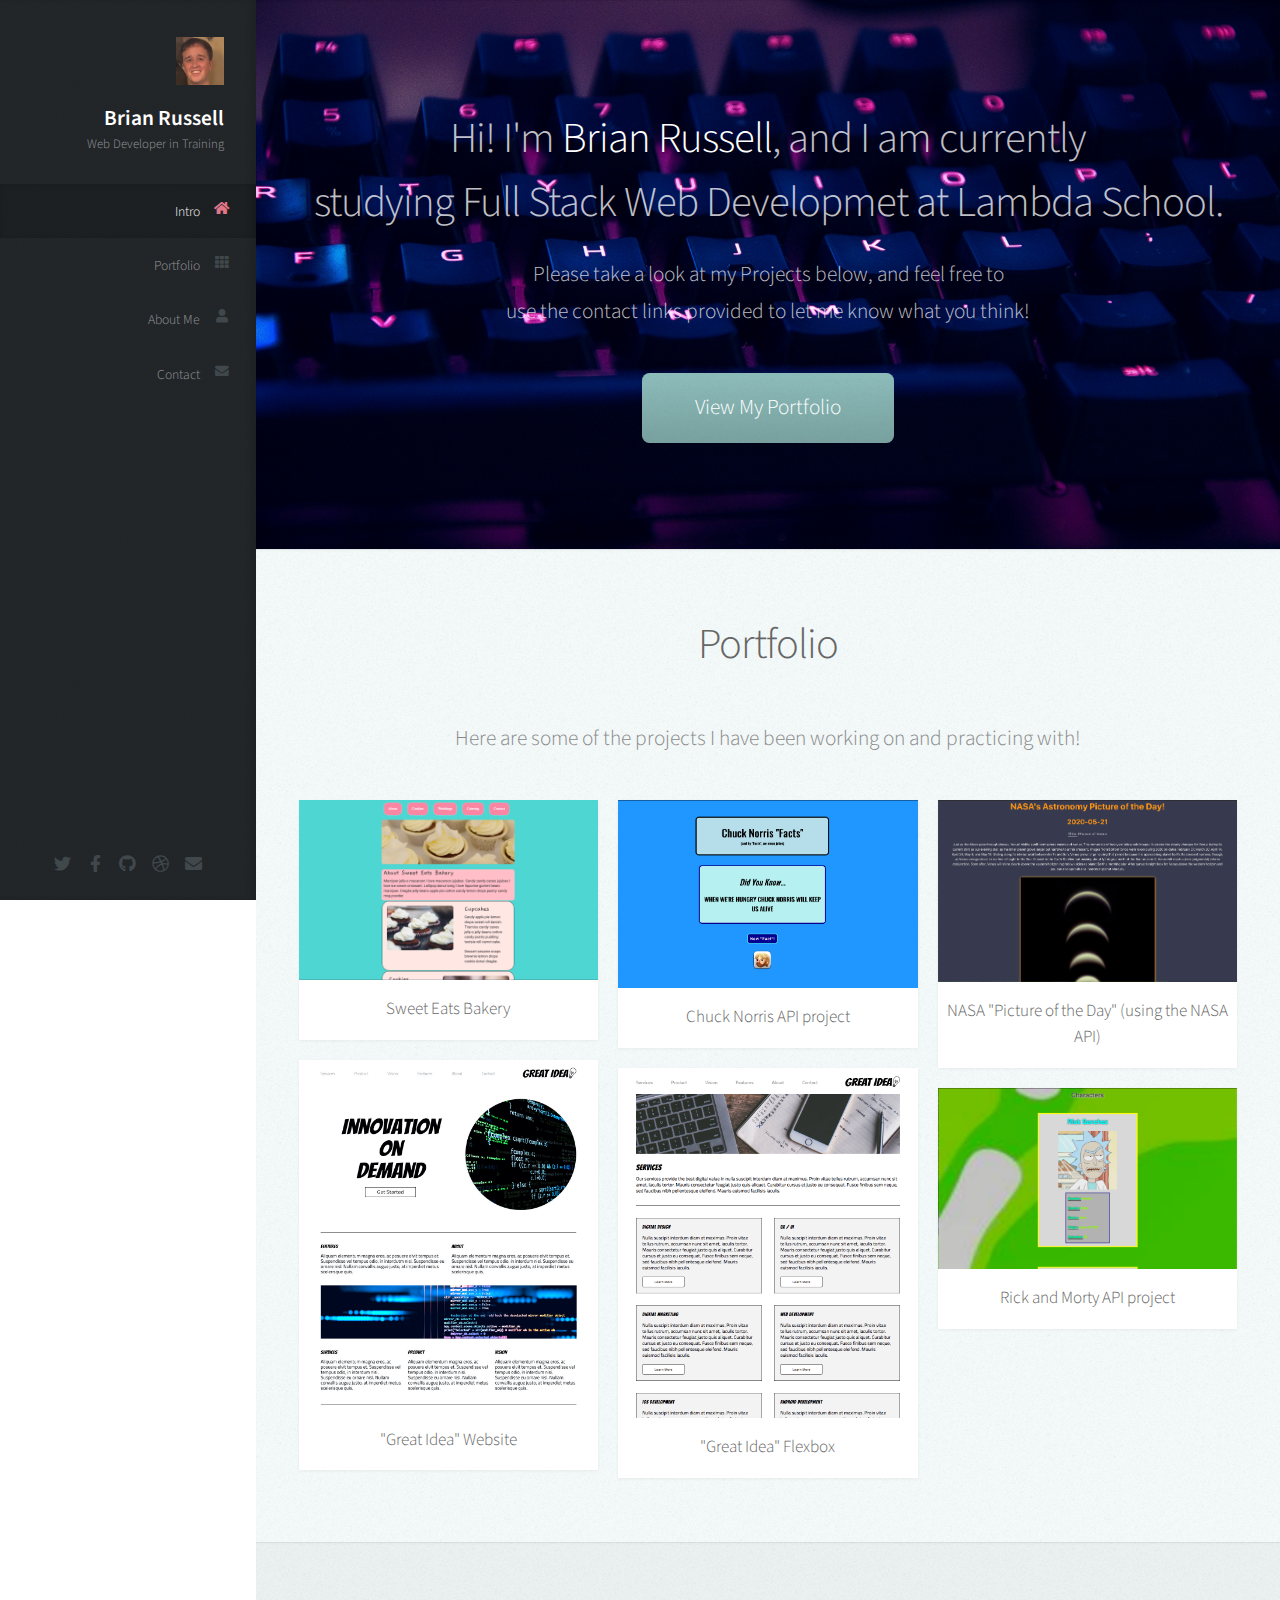
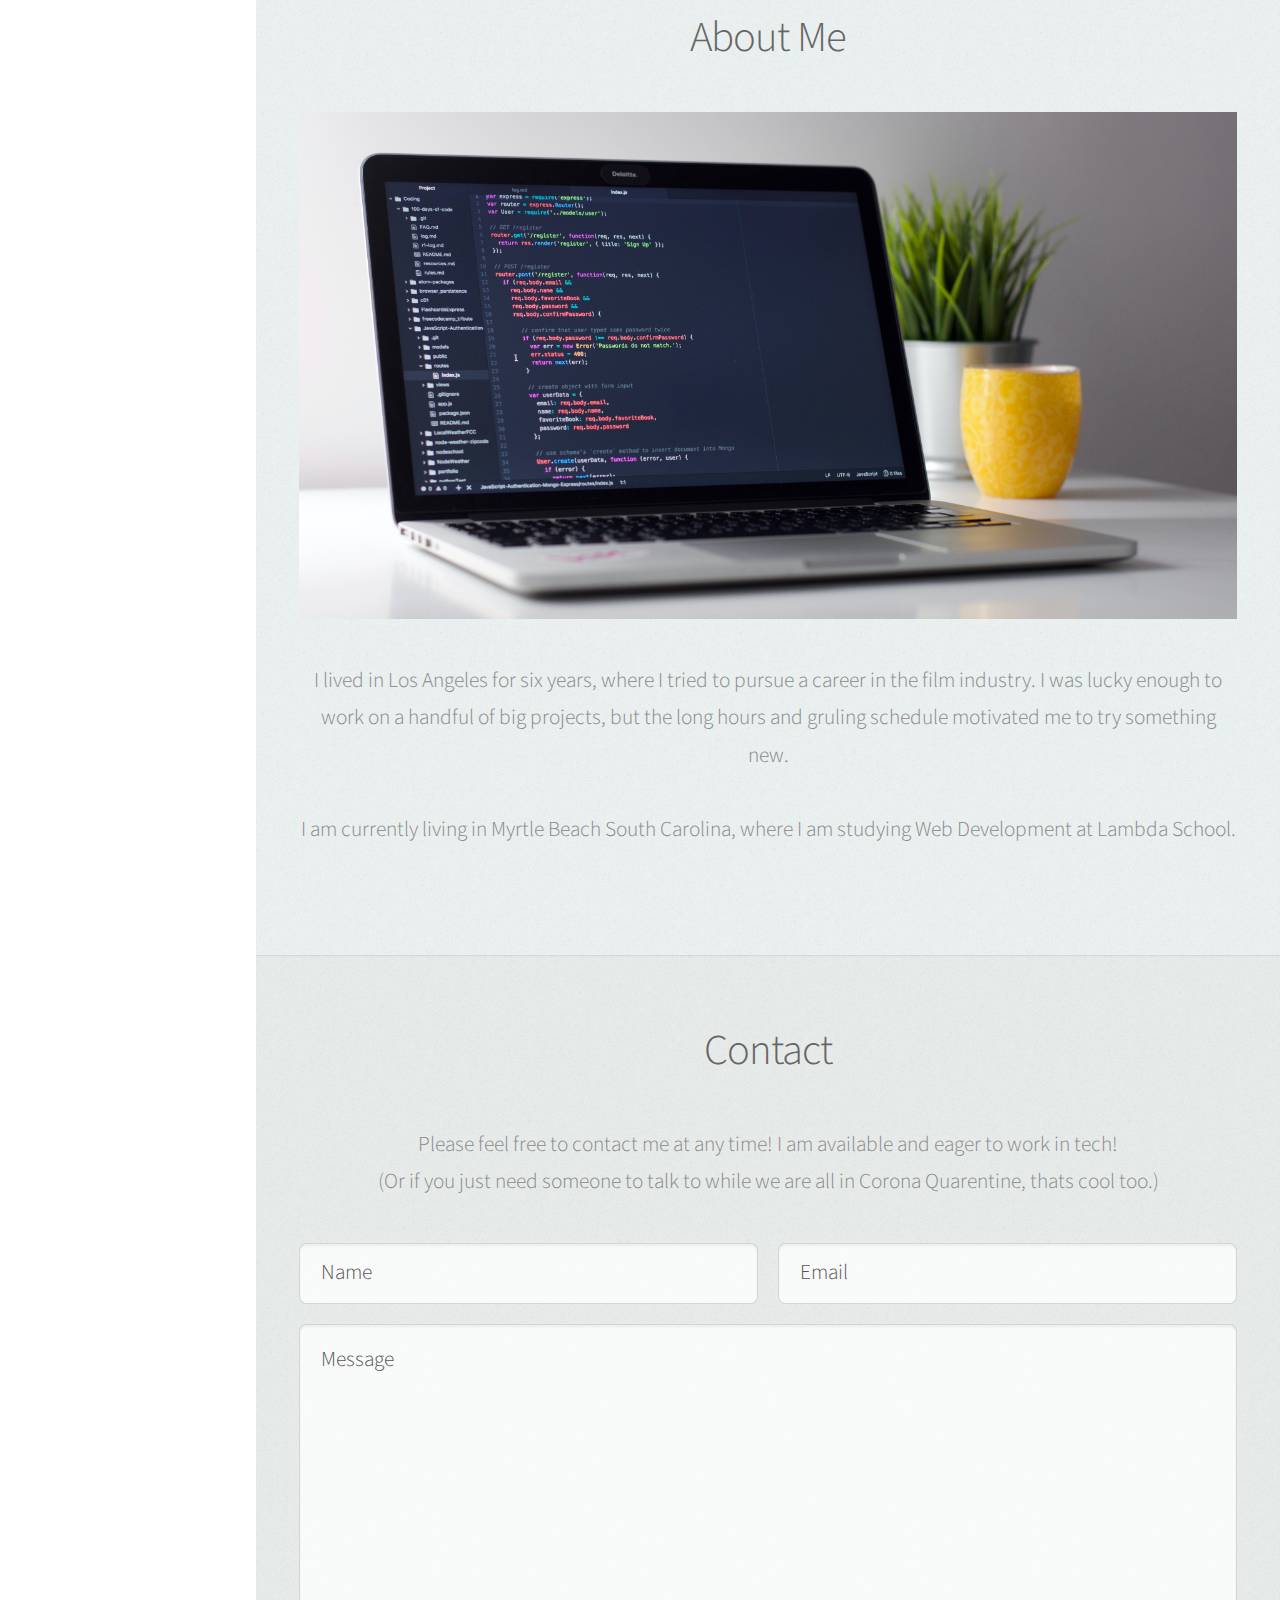
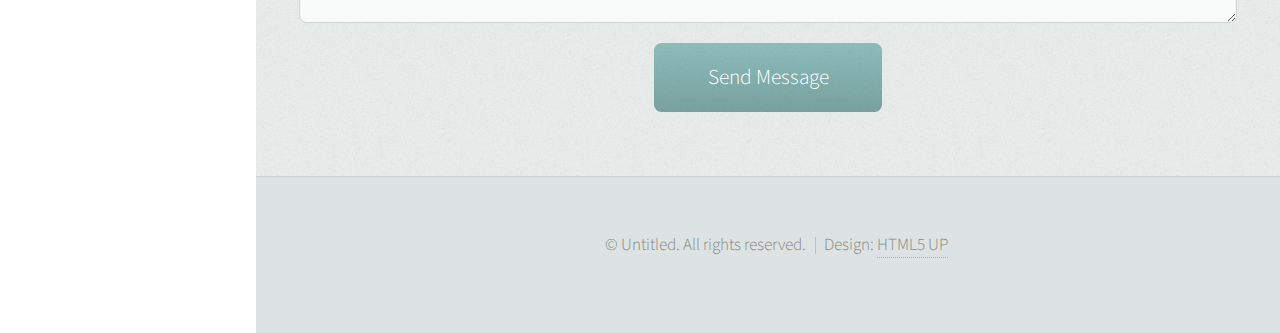
<file: docs/index.html>
<!DOCTYPE HTML>
<!--
	Prologue by HTML5 UP
	html5up.net | @ajlkn
	Free for personal and commercial use under the CCA 3.0 license (html5up.net/license)
-->
<html>
	<head>
		<title>Brian Russell's Portfolio</title>
		<meta charset="utf-8" />
		<meta name="viewport" content="width=device-width, initial-scale=1, user-scalable=no" />
		<link rel="stylesheet" href="assets/css/main.css" />
	</head>
	<body class="is-preload">

		<!-- Header -->
			<div id="header">

				<div class="top">

					<!-- Logo -->
						<div id="logo">
							<span class="image avatar48"><img src="images/Me.jpeg" alt="Author's portrait" /></span>
							<h1 id="title">Brian Russell</h1>
							<p>Web Developer in Training</p>
						</div>

					<!-- Nav -->
						<nav id="nav">
							<ul>
								<li><a href="#top" id="top-link"><span class="icon solid fa-home">Intro</span></a></li>
								<li><a href="#portfolio" id="portfolio-link"><span class="icon solid fa-th">Portfolio</span></a></li>
								<li><a href="#about" id="about-link"><span class="icon solid fa-user">About Me</span></a></li>
								<li><a href="#contact" id="contact-link"><span class="icon solid fa-envelope">Contact</span></a></li>
							</ul>
						</nav>

				</div>

				<div class="bottom">

					<!-- Social Icons -->
						<ul class="icons">
							<li><a href="https://twitter.com/LambdaSchool" class="icon brands fa-twitter"><span class="label">Twitter</span></a></li>
							<li><a href="#" class="icon brands fa-facebook-f"><span class="label">Facebook</span></a></li>
							<li><a href="https://github.com/Mr-Russell" class="icon brands fa-github"><span class="label">Github</span></a></li>
							<li><a href="#" class="icon brands fa-dribbble"><span class="label">Dribbble</span></a></li>
							<li><a href="mailto:brian_russell@hotmail.com" class="icon solid fa-envelope"><span class="label">Email</span></a></li>
						</ul>

				</div>

			</div>

		<!-- Main -->
			<div id="main">

				<!-- Intro -->
					<section id="top" class="one dark cover">
						<div class="container">

							<header>
								<h2 class="alt">Hi! I'm <strong>Brian Russell</strong>, and I am currently<br />
								studying Full Stack Web Developmet at Lambda School.</h2>
								<p>Please take a look at my Projects below, and feel free to<br />
								use the contact links provided to let me know what you think!</p>
							</header>

							<footer>
								<a href="#portfolio" class="button scrolly">View My Portfolio</a>
							</footer>

						</div>
					</section>

				<!-- Portfolio -->
					<section id="portfolio" class="two">
						<div class="container">

							<header>
								<h2>Portfolio</h2>
							</header>

							<p>Here are some of the projects I have been working on and practicing with!</p>

							<div class="row">
								<div class="col-4 col-12-mobile">
									<article class="item">
										<a href="https://codepen.io/mr-russell/pen/qBdpXBm" class="image fit"><img src="images/sweet-eats.png" alt="Sweet Eats Bakery Screenshot" /></a>
										<header>
											<h3>Sweet Eats Bakery</h3>
										</header>
									</article>
									<article class="item">
										<a href="https://github.com/Mr-Russell/User-Interface" class="image fit"><img src="images/great-idea.jpg" alt="Screenshot of a Website Titled Great Idea" /></a>
										<header>
											<h3>"Great Idea" Website</h3>
										</header>
									</article>
								</div>
								<div class="col-4 col-12-mobile">
									<article class="item">
										<a href="https://chuck-norris.now.sh/" class="image fit"><img src="images/chuck-norris.png" alt="The one and only Chuck Norris" /></a>
										<header>
											<h3>Chuck Norris API project</h3>
										</header>
									</article>
									<article class="item">
										<a href="https://github.com/Mr-Russell/UI-III-Flexbox" class="image fit"><img src="images/Lambda-services.png" alt="Screenshot of the Services Page for a Website Titled Great Idea" /></a>
										<header>
											<h3>"Great Idea" Flexbox</h3>
										</header>
									</article>
								</div>
								<div class="col-4 col-12-mobile">
									<article class="item">
										<a href="https://nasa-photo-api.now.sh/" class="image fit"><img src="images/nasa-potd.png" alt="Astonomy Picture of the Day" /></a>
										<header>
											<h3>NASA "Picture of the Day" (using the NASA API)</h3>
										</header>
									</article>
									<article class="item">
										<a href="https://wubalubadubdub.now.sh/" class="image fit"><img src="images/rick-morty.png" alt="Rick and Morty" /></a>
										<header>
											<h3>Rick and Morty API project</h3>
										</header>
									</article>
								</div>
							</div>

						</div>
					</section>

				<!-- About Me -->
					<section id="about" class="three">
						<div class="container">

							<header>
								<h2>About Me</h2>
							</header>

							<a href="#" class="image featured"><img src="images/laptop-code.jpg" alt="Two Shells on a Beach" /></a>

							<p>I lived in Los Angeles for six years, where I tried to pursue a career in the film industry. I was lucky enough to work on a handful of big projects, but the long hours and gruling schedule motivated me to try something new. <br /><br /> I am currently living in Myrtle Beach South Carolina, where I am studying Web Development at Lambda School.</p>

						</div>
					</section>

				<!-- Contact -->
					<section id="contact" class="four">
						<div class="container">

							<header>
								<h2>Contact</h2>
							</header>

							<p>Please feel free to contact me at any time! I am available and eager to work in tech!<br /> (Or if you just need someone to talk to while we are all in Corona Quarentine, thats cool too.)</p>

							<form method="post" action="#">
								<div class="row">
									<div class="col-6 col-12-mobile"><input type="text" name="name" placeholder="Name" /></div>
									<div class="col-6 col-12-mobile"><input type="text" name="email" placeholder="Email" /></div>
									<div class="col-12">
										<textarea name="message" placeholder="Message"></textarea>
									</div>
									<div class="col-12">
										<input type="submit" value="Send Message" />
									</div>
								</div>
							</form>

						</div>
					</section>

			</div>

		<!-- Footer -->
			<div id="footer">

				<!-- Copyright -->
					<ul class="copyright">
						<li>&copy; Untitled. All rights reserved.</li><li>Design: <a href="http://html5up.net">HTML5 UP</a></li>
					</ul>

			</div>

		<!-- Scripts -->
			<script src="assets/js/jquery.min.js"></script>
			<script src="assets/js/jquery.scrolly.min.js"></script>
			<script src="assets/js/jquery.scrollex.min.js"></script>
			<script src="assets/js/browser.min.js"></script>
			<script src="assets/js/breakpoints.min.js"></script>
			<script src="assets/js/util.js"></script>
			<script src="assets/js/main.js"></script>

	</body>
</html>
</file>
<file: docs/assets/css/main.css>
@import url("fontawesome-all.min.css");
@import url("https://fonts.googleapis.com/css?family=Source+Sans+Pro:300,300italic,400,600");

/*
	Prologue by HTML5 UP
	html5up.net | @ajlkn
	Free for personal and commercial use under the CCA 3.0 license (html5up.net/license)
*/

html, body, div, span, applet, object,
iframe, h1, h2, h3, h4, h5, h6, p, blockquote,
pre, a, abbr, acronym, address, big, cite,
code, del, dfn, em, img, ins, kbd, q, s, samp,
small, strike, strong, sub, sup, tt, var, b,
u, i, center, dl, dt, dd, ol, ul, li, fieldset,
form, label, legend, table, caption, tbody,
tfoot, thead, tr, th, td, article, aside,
canvas, details, embed, figure, figcaption,
footer, header, hgroup, menu, nav, output, ruby,
section, summary, time, mark, audio, video {
	margin: 0;
	padding: 0;
	border: 0;
	font-size: 100%;
	font: inherit;
	vertical-align: baseline;}

article, aside, details, figcaption, figure,
footer, header, hgroup, menu, nav, section {
	display: block;}

body {
	line-height: 1;
}

ol, ul {
	list-style: none;
}

blockquote, q {
	quotes: none;
}

	blockquote:before, blockquote:after, q:before, q:after {
		content: '';
		content: none;
	}

table {
	border-collapse: collapse;
	border-spacing: 0;
}

body {
	-webkit-text-size-adjust: none;
}

mark {
	background-color: transparent;
	color: inherit;
}

input::-moz-focus-inner {
	border: 0;
	padding: 0;
}

input, select, textarea {
	-moz-appearance: none;
	-webkit-appearance: none;
	-ms-appearance: none;
	appearance: none;
}

/* Basic */

	html {
		box-sizing: border-box;
	}

	*, *:before, *:after {
		box-sizing: inherit;
	}

	body {
		background: #fff;
		font-family: 'Source Sans Pro', sans-serif;
		font-size: 19pt;
		font-weight: 300;
		line-height: 1.75em;
		color: #888;
	}

		body.is-preload *, body.is-preload *:before, body.is-preload *:after {
			-moz-animation: none !important;
			-webkit-animation: none !important;
			-ms-animation: none !important;
			animation: none !important;
			-moz-transition: none !important;
			-webkit-transition: none !important;
			-ms-transition: none !important;
			transition: none !important;
		}

	input, textarea, select {
		font-family: 'Source Sans Pro', sans-serif;
		font-size: 19pt;
		font-weight: 300;
		line-height: 1.75em;
		color: #888;
	}

	h1, h2, h3, h4, h5, h6 {
		font-weight: 300;
		color: #666;
		line-height: 1.5em;
	}

	h1 a, h2 a, h3 a, h4 a, h5 a, h6 a {
		color: inherit;
		text-decoration: none;
	}

		h1 a strong, h2 a strong, h3 a strong, h4 a strong, h5 a strong, h6 a strong {
			color: #333;
		}

	h2 {
		font-size: 2em;
		letter-spacing: -1px;
	}

		h2.alt {
			color: palegreen;
		}

			h2.alt strong {
				color: forestgreen;
			}

	h3 {
		font-size: 1.5em;
	}

	header {
		margin: 0 0 2em 0;
	}

		header > p {
			margin: 1em 0 0 0;
		}

	footer {
		margin: 2em 0 0 0;
	}

	strong, b {
		font-weight: 300;
		color: #666;
	}

	em, i {
		font-style: italic;
	}

	a {
		text-decoration: none;
		color: inherit;
		border-bottom: dotted 1px rgba(128, 128, 128, 0.5);
		-moz-transition: color 0.35s ease-in-out, border-bottom-color 0.35s ease-in-out;
		-webkit-transition: color 0.35s ease-in-out, border-bottom-color 0.35s ease-in-out;
		-ms-transition: color 0.35s ease-in-out, border-bottom-color 0.35s ease-in-out;
		transition: color 0.35s ease-in-out, border-bottom-color 0.35s ease-in-out;
		outline: 0;
	}

		a:hover {
			color: #E27689;
			border-bottom-color: rgba(255, 255, 255, 0);
		}

	sub {
		position: relative;
		top: 0.5em;
		font-size: 0.8em;
	}

	sup {
		position: relative;
		top: -0.5em;
		font-size: 0.8em;
	}

	hr {
		border: 0;
		border-top: solid 1px #ddd;
	}

	blockquote {
		border-left: solid 0.5em #ddd;
		padding: 1em 0 1em 2em;
		font-style: italic;
	}

	p, ul, ol, dl, table {
		margin-bottom: 2em;
	}

	br.clear {
		clear: both;
	}

/* Container */

	.container {
		margin: 0 auto;
		max-width: 100%;
		width: 1400px;
	}

		@media screen and (min-width: 961px) and (max-width: 1880px) {

			.container {
				width: 1200px;
			}

		}

		@media screen and (min-width: 961px) and (max-width: 1620px) {

			.container {
				width: 960px;
			}

		}

		@media screen and (min-width: 961px) and (max-width: 1320px) {

			.container {
				width: 100%;
			}

		}

		@media screen and (max-width: 960px) {

			.container {
				width: 100%;
			}

		}

		@media screen and (max-width: 736px) {

			.container {
				width: 100%;
			}

		}

/* Row */

	.row {
		display: flex;
		flex-wrap: wrap;
		box-sizing: border-box;
		align-items: stretch;
	}

		.row > * {
			box-sizing: border-box;
		}

		.row.gtr-uniform > * > :last-child {
			margin-bottom: 0;
		}

		.row.aln-left {
			justify-content: flex-start;
		}

		.row.aln-center {
			justify-content: center;
		}

		.row.aln-right {
			justify-content: flex-end;
		}

		.row.aln-top {
			align-items: flex-start;
		}

		.row.aln-middle {
			align-items: center;
		}

		.row.aln-bottom {
			align-items: flex-end;
		}

		.row > .imp {
			order: -1;
		}

		.row > .col-1 {
			width: 8.33333%;
		}

		.row > .off-1 {
			margin-left: 8.33333%;
		}

		.row > .col-2 {
			width: 16.66667%;
		}

		.row > .off-2 {
			margin-left: 16.66667%;
		}

		.row > .col-3 {
			width: 25%;
		}

		.row > .off-3 {
			margin-left: 25%;
		}

		.row > .col-4 {
			width: 33.33333%;
		}

		.row > .off-4 {
			margin-left: 33.33333%;
		}

		.row > .col-5 {
			width: 41.66667%;
		}

		.row > .off-5 {
			margin-left: 41.66667%;
		}

		.row > .col-6 {
			width: 50%;
		}

		.row > .off-6 {
			margin-left: 50%;
		}

		.row > .col-7 {
			width: 58.33333%;
		}

		.row > .off-7 {
			margin-left: 58.33333%;
		}

		.row > .col-8 {
			width: 66.66667%;
		}

		.row > .off-8 {
			margin-left: 66.66667%;
		}

		.row > .col-9 {
			width: 75%;
		}

		.row > .off-9 {
			margin-left: 75%;
		}

		.row > .col-10 {
			width: 83.33333%;
		}

		.row > .off-10 {
			margin-left: 83.33333%;
		}

		.row > .col-11 {
			width: 91.66667%;
		}

		.row > .off-11 {
			margin-left: 91.66667%;
		}

		.row > .col-12 {
			width: 100%;
		}

		.row > .off-12 {
			margin-left: 100%;
		}

		.row.gtr-0 {
			margin-top: 0px;
			margin-left: 0px;
		}

			.row.gtr-0 > * {
				padding: 0px 0 0 0px;
			}

			.row.gtr-0.gtr-uniform {
				margin-top: 0px;
			}

				.row.gtr-0.gtr-uniform > * {
					padding-top: 0px;
				}

		.row.gtr-25 {
			margin-top: -10px;
			margin-left: -10px;
		}

			.row.gtr-25 > * {
				padding: 10px 0 0 10px;
			}

			.row.gtr-25.gtr-uniform {
				margin-top: -10px;
			}

				.row.gtr-25.gtr-uniform > * {
					padding-top: 10px;
				}

		.row.gtr-50 {
			margin-top: -20px;
			margin-left: -20px;
		}

			.row.gtr-50 > * {
				padding: 20px 0 0 20px;
			}

			.row.gtr-50.gtr-uniform {
				margin-top: -20px;
			}

				.row.gtr-50.gtr-uniform > * {
					padding-top: 20px;
				}

		.row {
			margin-top: -40px;
			margin-left: -40px;
		}

			.row > * {
				padding: 40px 0 0 40px;
			}

			.row.gtr-uniform {
				margin-top: -40px;
			}

				.row.gtr-uniform > * {
					padding-top: 40px;
				}

		.row.gtr-150 {
			margin-top: -60px;
			margin-left: -60px;
		}

			.row.gtr-150 > * {
				padding: 60px 0 0 60px;
			}

			.row.gtr-150.gtr-uniform {
				margin-top: -60px;
			}

				.row.gtr-150.gtr-uniform > * {
					padding-top: 60px;
				}

		.row.gtr-200 {
			margin-top: -80px;
			margin-left: -80px;
		}

			.row.gtr-200 > * {
				padding: 80px 0 0 80px;
			}

			.row.gtr-200.gtr-uniform {
				margin-top: -80px;
			}

				.row.gtr-200.gtr-uniform > * {
					padding-top: 80px;
				}

		@media screen and (min-width: 961px) and (max-width: 1880px) {

			.row {
				display: flex;
				flex-wrap: wrap;
				box-sizing: border-box;
				align-items: stretch;
			}

				.row > * {
					box-sizing: border-box;
				}

				.row.gtr-uniform > * > :last-child {
					margin-bottom: 0;
				}

				.row.aln-left {
					justify-content: flex-start;
				}

				.row.aln-center {
					justify-content: center;
				}

				.row.aln-right {
					justify-content: flex-end;
				}

				.row.aln-top {
					align-items: flex-start;
				}

				.row.aln-middle {
					align-items: center;
				}

				.row.aln-bottom {
					align-items: flex-end;
				}

				.row > .imp-wide {
					order: -1;
				}

				.row > .col-1-wide {
					width: 8.33333%;
				}

				.row > .off-1-wide {
					margin-left: 8.33333%;
				}

				.row > .col-2-wide {
					width: 16.66667%;
				}

				.row > .off-2-wide {
					margin-left: 16.66667%;
				}

				.row > .col-3-wide {
					width: 25%;
				}

				.row > .off-3-wide {
					margin-left: 25%;
				}

				.row > .col-4-wide {
					width: 33.33333%;
				}

				.row > .off-4-wide {
					margin-left: 33.33333%;
				}

				.row > .col-5-wide {
					width: 41.66667%;
				}

				.row > .off-5-wide {
					margin-left: 41.66667%;
				}

				.row > .col-6-wide {
					width: 50%;
				}

				.row > .off-6-wide {
					margin-left: 50%;
				}

				.row > .col-7-wide {
					width: 58.33333%;
				}

				.row > .off-7-wide {
					margin-left: 58.33333%;
				}

				.row > .col-8-wide {
					width: 66.66667%;
				}

				.row > .off-8-wide {
					margin-left: 66.66667%;
				}

				.row > .col-9-wide {
					width: 75%;
				}

				.row > .off-9-wide {
					margin-left: 75%;
				}

				.row > .col-10-wide {
					width: 83.33333%;
				}

				.row > .off-10-wide {
					margin-left: 83.33333%;
				}

				.row > .col-11-wide {
					width: 91.66667%;
				}

				.row > .off-11-wide {
					margin-left: 91.66667%;
				}

				.row > .col-12-wide {
					width: 100%;
				}

				.row > .off-12-wide {
					margin-left: 100%;
				}

				.row.gtr-0 {
					margin-top: 0px;
					margin-left: 0px;
				}

					.row.gtr-0 > * {
						padding: 0px 0 0 0px;
					}

					.row.gtr-0.gtr-uniform {
						margin-top: 0px;
					}

						.row.gtr-0.gtr-uniform > * {
							padding-top: 0px;
						}

				.row.gtr-25 {
					margin-top: -10px;
					margin-left: -10px;
				}

					.row.gtr-25 > * {
						padding: 10px 0 0 10px;
					}

					.row.gtr-25.gtr-uniform {
						margin-top: -10px;
					}

						.row.gtr-25.gtr-uniform > * {
							padding-top: 10px;
						}

				.row.gtr-50 {
					margin-top: -20px;
					margin-left: -20px;
				}

					.row.gtr-50 > * {
						padding: 20px 0 0 20px;
					}

					.row.gtr-50.gtr-uniform {
						margin-top: -20px;
					}

						.row.gtr-50.gtr-uniform > * {
							padding-top: 20px;
						}

				.row {
					margin-top: -40px;
					margin-left: -40px;
				}

					.row > * {
						padding: 40px 0 0 40px;
					}

					.row.gtr-uniform {
						margin-top: -40px;
					}

						.row.gtr-uniform > * {
							padding-top: 40px;
						}

				.row.gtr-150 {
					margin-top: -60px;
					margin-left: -60px;
				}

					.row.gtr-150 > * {
						padding: 60px 0 0 60px;
					}

					.row.gtr-150.gtr-uniform {
						margin-top: -60px;
					}

						.row.gtr-150.gtr-uniform > * {
							padding-top: 60px;
						}

				.row.gtr-200 {
					margin-top: -80px;
					margin-left: -80px;
				}

					.row.gtr-200 > * {
						padding: 80px 0 0 80px;
					}

					.row.gtr-200.gtr-uniform {
						margin-top: -80px;
					}

						.row.gtr-200.gtr-uniform > * {
							padding-top: 80px;
						}

		}

		@media screen and (min-width: 961px) and (max-width: 1620px) {

			.row {
				display: flex;
				flex-wrap: wrap;
				box-sizing: border-box;
				align-items: stretch;
			}

				.row > * {
					box-sizing: border-box;
				}

				.row.gtr-uniform > * > :last-child {
					margin-bottom: 0;
				}

				.row.aln-left {
					justify-content: flex-start;
				}

				.row.aln-center {
					justify-content: center;
				}

				.row.aln-right {
					justify-content: flex-end;
				}

				.row.aln-top {
					align-items: flex-start;
				}

				.row.aln-middle {
					align-items: center;
				}

				.row.aln-bottom {
					align-items: flex-end;
				}

				.row > .imp-normal {
					order: -1;
				}

				.row > .col-1-normal {
					width: 8.33333%;
				}

				.row > .off-1-normal {
					margin-left: 8.33333%;
				}

				.row > .col-2-normal {
					width: 16.66667%;
				}

				.row > .off-2-normal {
					margin-left: 16.66667%;
				}

				.row > .col-3-normal {
					width: 25%;
				}

				.row > .off-3-normal {
					margin-left: 25%;
				}

				.row > .col-4-normal {
					width: 33.33333%;
				}

				.row > .off-4-normal {
					margin-left: 33.33333%;
				}

				.row > .col-5-normal {
					width: 41.66667%;
				}

				.row > .off-5-normal {
					margin-left: 41.66667%;
				}

				.row > .col-6-normal {
					width: 50%;
				}

				.row > .off-6-normal {
					margin-left: 50%;
				}

				.row > .col-7-normal {
					width: 58.33333%;
				}

				.row > .off-7-normal {
					margin-left: 58.33333%;
				}

				.row > .col-8-normal {
					width: 66.66667%;
				}

				.row > .off-8-normal {
					margin-left: 66.66667%;
				}

				.row > .col-9-normal {
					width: 75%;
				}

				.row > .off-9-normal {
					margin-left: 75%;
				}

				.row > .col-10-normal {
					width: 83.33333%;
				}

				.row > .off-10-normal {
					margin-left: 83.33333%;
				}

				.row > .col-11-normal {
					width: 91.66667%;
				}

				.row > .off-11-normal {
					margin-left: 91.66667%;
				}

				.row > .col-12-normal {
					width: 100%;
				}

				.row > .off-12-normal {
					margin-left: 100%;
				}

				.row.gtr-0 {
					margin-top: 0px;
					margin-left: 0px;
				}

					.row.gtr-0 > * {
						padding: 0px 0 0 0px;
					}

					.row.gtr-0.gtr-uniform {
						margin-top: 0px;
					}

						.row.gtr-0.gtr-uniform > * {
							padding-top: 0px;
						}

				.row.gtr-25 {
					margin-top: -10px;
					margin-left: -10px;
				}

					.row.gtr-25 > * {
						padding: 10px 0 0 10px;
					}

					.row.gtr-25.gtr-uniform {
						margin-top: -10px;
					}

						.row.gtr-25.gtr-uniform > * {
							padding-top: 10px;
						}

				.row.gtr-50 {
					margin-top: -20px;
					margin-left: -20px;
				}

					.row.gtr-50 > * {
						padding: 20px 0 0 20px;
					}

					.row.gtr-50.gtr-uniform {
						margin-top: -20px;
					}

						.row.gtr-50.gtr-uniform > * {
							padding-top: 20px;
						}

				.row {
					margin-top: -40px;
					margin-left: -40px;
				}

					.row > * {
						padding: 40px 0 0 40px;
					}

					.row.gtr-uniform {
						margin-top: -40px;
					}

						.row.gtr-uniform > * {
							padding-top: 40px;
						}

				.row.gtr-150 {
					margin-top: -60px;
					margin-left: -60px;
				}

					.row.gtr-150 > * {
						padding: 60px 0 0 60px;
					}

					.row.gtr-150.gtr-uniform {
						margin-top: -60px;
					}

						.row.gtr-150.gtr-uniform > * {
							padding-top: 60px;
						}

				.row.gtr-200 {
					margin-top: -80px;
					margin-left: -80px;
				}

					.row.gtr-200 > * {
						padding: 80px 0 0 80px;
					}

					.row.gtr-200.gtr-uniform {
						margin-top: -80px;
					}

						.row.gtr-200.gtr-uniform > * {
							padding-top: 80px;
						}

		}

		@media screen and (min-width: 961px) and (max-width: 1320px) {

			.row {
				display: flex;
				flex-wrap: wrap;
				box-sizing: border-box;
				align-items: stretch;
			}

				.row > * {
					box-sizing: border-box;
				}

				.row.gtr-uniform > * > :last-child {
					margin-bottom: 0;
				}

				.row.aln-left {
					justify-content: flex-start;
				}

				.row.aln-center {
					justify-content: center;
				}

				.row.aln-right {
					justify-content: flex-end;
				}

				.row.aln-top {
					align-items: flex-start;
				}

				.row.aln-middle {
					align-items: center;
				}

				.row.aln-bottom {
					align-items: flex-end;
				}

				.row > .imp-narrow {
					order: -1;
				}

				.row > .col-1-narrow {
					width: 8.33333%;
				}

				.row > .off-1-narrow {
					margin-left: 8.33333%;
				}

				.row > .col-2-narrow {
					width: 16.66667%;
				}

				.row > .off-2-narrow {
					margin-left: 16.66667%;
				}

				.row > .col-3-narrow {
					width: 25%;
				}

				.row > .off-3-narrow {
					margin-left: 25%;
				}

				.row > .col-4-narrow {
					width: 33.33333%;
				}

				.row > .off-4-narrow {
					margin-left: 33.33333%;
				}

				.row > .col-5-narrow {
					width: 41.66667%;
				}

				.row > .off-5-narrow {
					margin-left: 41.66667%;
				}

				.row > .col-6-narrow {
					width: 50%;
				}

				.row > .off-6-narrow {
					margin-left: 50%;
				}

				.row > .col-7-narrow {
					width: 58.33333%;
				}

				.row > .off-7-narrow {
					margin-left: 58.33333%;
				}

				.row > .col-8-narrow {
					width: 66.66667%;
				}

				.row > .off-8-narrow {
					margin-left: 66.66667%;
				}

				.row > .col-9-narrow {
					width: 75%;
				}

				.row > .off-9-narrow {
					margin-left: 75%;
				}

				.row > .col-10-narrow {
					width: 83.33333%;
				}

				.row > .off-10-narrow {
					margin-left: 83.33333%;
				}

				.row > .col-11-narrow {
					width: 91.66667%;
				}

				.row > .off-11-narrow {
					margin-left: 91.66667%;
				}

				.row > .col-12-narrow {
					width: 100%;
				}

				.row > .off-12-narrow {
					margin-left: 100%;
				}

				.row.gtr-0 {
					margin-top: 0px;
					margin-left: 0px;
				}

					.row.gtr-0 > * {
						padding: 0px 0 0 0px;
					}

					.row.gtr-0.gtr-uniform {
						margin-top: 0px;
					}

						.row.gtr-0.gtr-uniform > * {
							padding-top: 0px;
						}

				.row.gtr-25 {
					margin-top: -5px;
					margin-left: -5px;
				}

					.row.gtr-25 > * {
						padding: 5px 0 0 5px;
					}

					.row.gtr-25.gtr-uniform {
						margin-top: -5px;
					}

						.row.gtr-25.gtr-uniform > * {
							padding-top: 5px;
						}

				.row.gtr-50 {
					margin-top: -10px;
					margin-left: -10px;
				}

					.row.gtr-50 > * {
						padding: 10px 0 0 10px;
					}

					.row.gtr-50.gtr-uniform {
						margin-top: -10px;
					}

						.row.gtr-50.gtr-uniform > * {
							padding-top: 10px;
						}

				.row {
					margin-top: -20px;
					margin-left: -20px;
				}

					.row > * {
						padding: 20px 0 0 20px;
					}

					.row.gtr-uniform {
						margin-top: -20px;
					}

						.row.gtr-uniform > * {
							padding-top: 20px;
						}

				.row.gtr-150 {
					margin-top: -30px;
					margin-left: -30px;
				}

					.row.gtr-150 > * {
						padding: 30px 0 0 30px;
					}

					.row.gtr-150.gtr-uniform {
						margin-top: -30px;
					}

						.row.gtr-150.gtr-uniform > * {
							padding-top: 30px;
						}

				.row.gtr-200 {
					margin-top: -40px;
					margin-left: -40px;
				}

					.row.gtr-200 > * {
						padding: 40px 0 0 40px;
					}

					.row.gtr-200.gtr-uniform {
						margin-top: -40px;
					}

						.row.gtr-200.gtr-uniform > * {
							padding-top: 40px;
						}

		}

		@media screen and (max-width: 960px) {

			.row {
				display: flex;
				flex-wrap: wrap;
				box-sizing: border-box;
				align-items: stretch;
			}

				.row > * {
					box-sizing: border-box;
				}

				.row.gtr-uniform > * > :last-child {
					margin-bottom: 0;
				}

				.row.aln-left {
					justify-content: flex-start;
				}

				.row.aln-center {
					justify-content: center;
				}

				.row.aln-right {
					justify-content: flex-end;
				}

				.row.aln-top {
					align-items: flex-start;
				}

				.row.aln-middle {
					align-items: center;
				}

				.row.aln-bottom {
					align-items: flex-end;
				}

				.row > .imp-narrower {
					order: -1;
				}

				.row > .col-1-narrower {
					width: 8.33333%;
				}

				.row > .off-1-narrower {
					margin-left: 8.33333%;
				}

				.row > .col-2-narrower {
					width: 16.66667%;
				}

				.row > .off-2-narrower {
					margin-left: 16.66667%;
				}

				.row > .col-3-narrower {
					width: 25%;
				}

				.row > .off-3-narrower {
					margin-left: 25%;
				}

				.row > .col-4-narrower {
					width: 33.33333%;
				}

				.row > .off-4-narrower {
					margin-left: 33.33333%;
				}

				.row > .col-5-narrower {
					width: 41.66667%;
				}

				.row > .off-5-narrower {
					margin-left: 41.66667%;
				}

				.row > .col-6-narrower {
					width: 50%;
				}

				.row > .off-6-narrower {
					margin-left: 50%;
				}

				.row > .col-7-narrower {
					width: 58.33333%;
				}

				.row > .off-7-narrower {
					margin-left: 58.33333%;
				}

				.row > .col-8-narrower {
					width: 66.66667%;
				}

				.row > .off-8-narrower {
					margin-left: 66.66667%;
				}

				.row > .col-9-narrower {
					width: 75%;
				}

				.row > .off-9-narrower {
					margin-left: 75%;
				}

				.row > .col-10-narrower {
					width: 83.33333%;
				}

				.row > .off-10-narrower {
					margin-left: 83.33333%;
				}

				.row > .col-11-narrower {
					width: 91.66667%;
				}

				.row > .off-11-narrower {
					margin-left: 91.66667%;
				}

				.row > .col-12-narrower {
					width: 100%;
				}

				.row > .off-12-narrower {
					margin-left: 100%;
				}

				.row.gtr-0 {
					margin-top: 0px;
					margin-left: 0px;
				}

					.row.gtr-0 > * {
						padding: 0px 0 0 0px;
					}

					.row.gtr-0.gtr-uniform {
						margin-top: 0px;
					}

						.row.gtr-0.gtr-uniform > * {
							padding-top: 0px;
						}

				.row.gtr-25 {
					margin-top: -5px;
					margin-left: -5px;
				}

					.row.gtr-25 > * {
						padding: 5px 0 0 5px;
					}

					.row.gtr-25.gtr-uniform {
						margin-top: -5px;
					}

						.row.gtr-25.gtr-uniform > * {
							padding-top: 5px;
						}

				.row.gtr-50 {
					margin-top: -10px;
					margin-left: -10px;
				}

					.row.gtr-50 > * {
						padding: 10px 0 0 10px;
					}

					.row.gtr-50.gtr-uniform {
						margin-top: -10px;
					}

						.row.gtr-50.gtr-uniform > * {
							padding-top: 10px;
						}

				.row {
					margin-top: -20px;
					margin-left: -20px;
				}

					.row > * {
						padding: 20px 0 0 20px;
					}

					.row.gtr-uniform {
						margin-top: -20px;
					}

						.row.gtr-uniform > * {
							padding-top: 20px;
						}

				.row.gtr-150 {
					margin-top: -30px;
					margin-left: -30px;
				}

					.row.gtr-150 > * {
						padding: 30px 0 0 30px;
					}

					.row.gtr-150.gtr-uniform {
						margin-top: -30px;
					}

						.row.gtr-150.gtr-uniform > * {
							padding-top: 30px;
						}

				.row.gtr-200 {
					margin-top: -40px;
					margin-left: -40px;
				}

					.row.gtr-200 > * {
						padding: 40px 0 0 40px;
					}

					.row.gtr-200.gtr-uniform {
						margin-top: -40px;
					}

						.row.gtr-200.gtr-uniform > * {
							padding-top: 40px;
						}

		}

		@media screen and (max-width: 736px) {

			.row {
				display: flex;
				flex-wrap: wrap;
				box-sizing: border-box;
				align-items: stretch;
			}

				.row > * {
					box-sizing: border-box;
				}

				.row.gtr-uniform > * > :last-child {
					margin-bottom: 0;
				}

				.row.aln-left {
					justify-content: flex-start;
				}

				.row.aln-center {
					justify-content: center;
				}

				.row.aln-right {
					justify-content: flex-end;
				}

				.row.aln-top {
					align-items: flex-start;
				}

				.row.aln-middle {
					align-items: center;
				}

				.row.aln-bottom {
					align-items: flex-end;
				}

				.row > .imp-mobile {
					order: -1;
				}

				.row > .col-1-mobile {
					width: 8.33333%;
				}

				.row > .off-1-mobile {
					margin-left: 8.33333%;
				}

				.row > .col-2-mobile {
					width: 16.66667%;
				}

				.row > .off-2-mobile {
					margin-left: 16.66667%;
				}

				.row > .col-3-mobile {
					width: 25%;
				}

				.row > .off-3-mobile {
					margin-left: 25%;
				}

				.row > .col-4-mobile {
					width: 33.33333%;
				}

				.row > .off-4-mobile {
					margin-left: 33.33333%;
				}

				.row > .col-5-mobile {
					width: 41.66667%;
				}

				.row > .off-5-mobile {
					margin-left: 41.66667%;
				}

				.row > .col-6-mobile {
					width: 50%;
				}

				.row > .off-6-mobile {
					margin-left: 50%;
				}

				.row > .col-7-mobile {
					width: 58.33333%;
				}

				.row > .off-7-mobile {
					margin-left: 58.33333%;
				}

				.row > .col-8-mobile {
					width: 66.66667%;
				}

				.row > .off-8-mobile {
					margin-left: 66.66667%;
				}

				.row > .col-9-mobile {
					width: 75%;
				}

				.row > .off-9-mobile {
					margin-left: 75%;
				}

				.row > .col-10-mobile {
					width: 83.33333%;
				}

				.row > .off-10-mobile {
					margin-left: 83.33333%;
				}

				.row > .col-11-mobile {
					width: 91.66667%;
				}

				.row > .off-11-mobile {
					margin-left: 91.66667%;
				}

				.row > .col-12-mobile {
					width: 100%;
				}

				.row > .off-12-mobile {
					margin-left: 100%;
				}

				.row.gtr-0 {
					margin-top: 0px;
					margin-left: 0px;
				}

					.row.gtr-0 > * {
						padding: 0px 0 0 0px;
					}

					.row.gtr-0.gtr-uniform {
						margin-top: 0px;
					}

						.row.gtr-0.gtr-uniform > * {
							padding-top: 0px;
						}

				.row.gtr-25 {
					margin-top: -5px;
					margin-left: -5px;
				}

					.row.gtr-25 > * {
						padding: 5px 0 0 5px;
					}

					.row.gtr-25.gtr-uniform {
						margin-top: -5px;
					}

						.row.gtr-25.gtr-uniform > * {
							padding-top: 5px;
						}

				.row.gtr-50 {
					margin-top: -10px;
					margin-left: -10px;
				}

					.row.gtr-50 > * {
						padding: 10px 0 0 10px;
					}

					.row.gtr-50.gtr-uniform {
						margin-top: -10px;
					}

						.row.gtr-50.gtr-uniform > * {
							padding-top: 10px;
						}

				.row {
					margin-top: -20px;
					margin-left: -20px;
				}

					.row > * {
						padding: 20px 0 0 20px;
					}

					.row.gtr-uniform {
						margin-top: -20px;
					}

						.row.gtr-uniform > * {
							padding-top: 20px;
						}

				.row.gtr-150 {
					margin-top: -30px;
					margin-left: -30px;
				}

					.row.gtr-150 > * {
						padding: 30px 0 0 30px;
					}

					.row.gtr-150.gtr-uniform {
						margin-top: -30px;
					}

						.row.gtr-150.gtr-uniform > * {
							padding-top: 30px;
						}

				.row.gtr-200 {
					margin-top: -40px;
					margin-left: -40px;
				}

					.row.gtr-200 > * {
						padding: 40px 0 0 40px;
					}

					.row.gtr-200.gtr-uniform {
						margin-top: -40px;
					}

						.row.gtr-200.gtr-uniform > * {
							padding-top: 40px;
						}

		}

/* Sections/Article */

	section, article {
		margin-bottom: 3em;
	}

		section > :last-child,
		section > .container, section:last-child, article > :last-child,
		article > .container, article:last-child {
			margin-bottom: 0;
		}

		.row > section, .row > article {
			margin-bottom: 0;
		}

/* Image */

	.image {
		display: inline-block;
		border: 0;
	}

		.image img {
			display: block;
			width: 100%;
		}

		.image.avatar48 {
			width: 48px;
			height: 48px;
			background: #f00;
		}

			.image.avatar48 img {
				width: 48px;
				height: 48px;
			}

		.image.fit {
			display: block;
			width: 100%;
		}

		.image.featured {
			display: block;
			width: 100%;
			margin: 0 0 2em 0;
		}

		.image.left {
			float: left;
			margin: 0 2em 2em 0;
		}

		.image.centered {
			display: block;
			margin: 0 0 2em 0;
		}

			.image.centered img {
				margin: 0 auto;
				width: auto;
			}

/* List */

	ul {
		list-style: disc;
		padding-left: 1em;
	}

		ul li {
			padding-left: 0.5em;
		}

	ol {
		list-style: decimal;
		padding-left: 1.25em;
	}

		ol li {
			padding-left: 0.25em;
		}

/* Icons */

	ul.icons {
		cursor: default;
		list-style: none;
		padding-left: 0;
	}

		ul.icons li {
			display: inline-block;
			padding-left: 0;
		}

		ul.icons a {
			display: inline-block;
			width: 2em;
			height: 2em;
			line-height: 2em;
			text-align: center;
			border: 0;
		}

/* Form */

	form label {
		display: block;
		text-align: left;
		margin-bottom: 0.5em;
	}

	form input[type="text"],
	form input[type="email"],
	form input[type="password"],
	form select,
	form textarea {
		position: relative;
		-webkit-appearance: none;
		display: block;
		border: 0;
		outline: 0;
		background: #fff;
		background: rgba(255, 255, 255, 0.75);
		width: 100%;
		border-radius: 0.35em;
		padding: 0.75em 1em 0.75em 1em;
		box-shadow: inset 0 0.1em 0.1em 0 rgba(0, 0, 0, 0.05);
		border: solid 1px rgba(0, 0, 0, 0.15);
		-moz-transition: all 0.35s ease-in-out;
		-webkit-transition: all 0.35s ease-in-out;
		-ms-transition: all 0.35s ease-in-out;
		transition: all 0.35s ease-in-out;
	}

		form input[type="text"]:focus,
		form input[type="email"]:focus,
		form input[type="password"]:focus,
		form select:focus,
		form textarea:focus {
			box-shadow: 0 0 2px 1px #8ebebc;
			background: #fff;
		}

	form input[type="text"],
	form input[type="email"],
	form input[type="password"],
	form select {
		line-height: 1.25em;
	}

	form textarea {
		min-height: 14em;
	}

	form ::-webkit-input-placeholder {
		color: #555 !important;
	}

	form :-moz-placeholder {
		color: #555 !important;
	}

	form ::-moz-placeholder {
		color: #555 !important;
	}

	form :-ms-input-placeholder {
		color: #555 !important;
	}

	form ::-moz-focus-inner {
		border: 0;
	}

/* Table */

	table {
		width: 100%;
		text-align: left;
	}

		table tbody tr:nth-child(2n+2) {
			background: #f4f4f4;
		}

		table td {
			padding: 0.5em 1em 0.5em 1em;
		}

		table th {
			text-align: left;
			padding: 0.5em 1em 0.5em 1em;
			color: #fff;
			background: #222729 url("images/overlay.png");
		}

		table thead {
			background: #444;
			color: #fff;
		}

		table tfoot {
			background: #eee;
		}

/* Button */

	input[type="button"],
	input[type="submit"],
	input[type="reset"],
	button,
	.button {
		position: relative;
		display: inline-block;
		border-radius: 0.35em;
		color: #fff !important;
		text-decoration: none;
		padding: 0.75em 2.5em 0.75em 2.5em;
		background-color: #8ebebc;
		border: 0;
		cursor: pointer;
		background-image: -moz-linear-gradient(top, rgba(0, 0, 0, 0), rgba(0, 0, 0, 0.15)), url("images/overlay.png");
		background-image: -webkit-linear-gradient(top, rgba(0, 0, 0, 0), rgba(0, 0, 0, 0.15)), url("images/overlay.png");
		background-image: -ms-linear-gradient(top, rgba(0, 0, 0, 0), rgba(0, 0, 0, 0.15)), url("images/overlay.png");
		background-image: linear-gradient(top, rgba(0, 0, 0, 0), rgba(0, 0, 0, 0.15)), url("images/overlay.png");
		-moz-transition: background-color 0.35s ease-in-out;
		-webkit-transition: background-color 0.35s ease-in-out;
		-ms-transition: background-color 0.35s ease-in-out;
		transition: background-color 0.35s ease-in-out;
	}

		input[type="button"]:hover,
		input[type="submit"]:hover,
		input[type="reset"]:hover,
		button:hover,
		.button:hover {
			background-color: #9ececc;
		}

		input[type="button"]:active,
		input[type="submit"]:active,
		input[type="reset"]:active,
		button:active,
		.button:active {
			background-color: #7eaeac;
		}

/* Item */

	.item {
		box-shadow: 0 0.05em 0.15em 0 rgba(0, 0, 0, 0.05);
		margin-bottom: 40px;
	}

		.item header {
			background: #fff;
			margin: 0;
			padding: 1em 0 1em 0;
			font-size: 0.8em;
		}

			.item header h3 {
				font-size: 1em;
			}

/* Icons */

	.icon {
		text-decoration: none;
		text-decoration: none;
	}

		.icon:before {
			-moz-osx-font-smoothing: grayscale;
			-webkit-font-smoothing: antialiased;
			display: inline-block;
			font-style: normal;
			font-variant: normal;
			text-rendering: auto;
			line-height: 1;
			text-transform: none !important;
			font-family: 'Font Awesome 5 Free';
			font-weight: 400;
		}

		.icon:before {
			line-height: inherit;
		}

		.icon > .label {
			display: none;
		}

		.icon.solid:before {
			font-weight: 900;
		}

		.icon.brands:before {
			font-family: 'Font Awesome 5 Brands';
		}

/* Header */

	#header {
		display: -moz-flex;
		display: -webkit-flex;
		display: -ms-flex;
		display: flex;
		-moz-flex-direction: column;
		-webkit-flex-direction: column;
		-ms-flex-direction: column;
		flex-direction: column;
		-moz-justify-content: space-between;
		-webkit-justify-content: space-between;
		-ms-justify-content: space-between;
		justify-content: space-between;
		background: #222629 url("images/overlay.png");
		box-shadow: inset -0.25em 0 0.25em 0 rgba(0, 0, 0, 0.1);
		color: #fff;
		height: 100%;
		left: 0;
		overflow-y: auto;
		position: fixed;
		text-align: right;
		top: 0;
		width: 375px;
	}

		#header .top {
			-moz-flex-grow: 1;
			-webkit-flex-grow: 1;
			-ms-flex-grow: 1;
			flex-grow: 1;
		}

		#header .bottom {
			-moz-flex-shrink: 0;
			-webkit-flex-shrink: 0;
			-ms-flex-shrink: 0;
			flex-shrink: 0;
			padding: 1.5em 0 0.75em 0;
		}

			#header .bottom > :last-child {
				margin-bottom: 0;
			}

		#header .icons {
			font-size: 0.8em;
			text-align: center;
		}

			#header .icons a {
				color: #41484c;
				-moz-transition: color 0.35s ease-in-out;
				-webkit-transition: color 0.35s ease-in-out;
				-ms-transition: color 0.35s ease-in-out;
				transition: color 0.35s ease-in-out;
			}

				#header .icons a:hover {
					color: #fff;
				}

	#logo {
		position: relative;
		margin: 1.75em 1.5em 1.5em 1.5em;
		min-height: 48px;
		cursor: default;
	}

		#logo h1 {
			position: relative;
			color: #fff;
			font-weight: 600;
			font-size: 1em;
			line-height: 1em;
		}

		#logo p {
			position: relative;
			display: block;
			font-size: 0.6em;
			color: rgba(255, 255, 255, 0.5);
			line-height: 1.25em;
			margin: 0.5em 0 0 0;
		}

		#logo .image {
			position: absolute;
			left: 0;
			top: 0;
		}

	#nav ul {
		list-style: none;
		padding-left: 0;
		margin-bottom: 0;
	}

		#nav ul li {
			padding-left: 0;
		}

			#nav ul li a {
				display: block;
				padding: 0.5em 1.5em 0.5em 1.5em;
				color: rgba(255, 255, 255, 0.5);
				text-decoration: none;
				outline: 0;
				border: 0;
				-moz-transition: none;
				-webkit-transition: none;
				-ms-transition: none;
				transition: none;
			}

				#nav ul li a span {
					position: relative;
					display: block;
					font-size: 0.8em;
				}

					#nav ul li a span:before {
						position: absolute;
						left: 0;
						color: #41484c;
						text-align: center;
						width: 1.25em;
						line-height: 1.75em;
					}

				#nav ul li a.active {
					background: rgba(0, 0, 0, 0.15);
					box-shadow: inset 0 0 0.25em 0 rgba(0, 0, 0, 0.125);
					color: #fff;
				}

					#nav ul li a.active span:before {
						color: #e27689;
					}

/* Footer */

	#footer {
		margin-left: 375px;
		text-align: center;
		background-color: #dce3e2;
		padding: 3em 0 4em 0;
		box-shadow: inset 0 1px 0 0 rgba(0, 0, 0, 0.05), inset 0 0.1em 0.1em 0 rgba(0, 0, 0, 0.025);
		font-size: 0.8em;
	}

		#footer .copyright {
			cursor: default;
			margin: 0;
		}

			#footer .copyright li {
				display: inline-block;
				line-height: 1em;
				border-left: solid 1px rgba(128, 128, 128, 0.35);
				padding: 0 0 0 0.5em;
				margin: 0 0 0 0.5em;
			}

				#footer .copyright li:first-child {
					border-left: 0;
					padding-left: 0;
					margin-left: 0;
				}

/* Main */

	#main {
		margin-left: 375px;
	}

		#main > section {
			margin: 0;
			overflow: hidden;
			padding: 4em 0;
			box-shadow: inset 0 1px 0 0 rgba(0, 0, 0, 0.05), inset 0 0.1em 0.1em 0 rgba(0, 0, 0, 0.025);
			text-align: center;
			background-image: url("images/overlay.png");
		}

			#main > section.dark {
				color: #ddd;
				color: rgba(255, 255, 255, 0.75);
			}

				#main > section.dark h2, #main > section.dark h3, #main > section.dark h4, #main > section.dark h5, #main > section.dark h6 {
					color: inherit;
				}

				#main > section.dark strong {
					color: #fff;
					border-color: inherit;
				}

				#main > section.dark a {
					color: #fff;
					border-color: inherit;
				}

					#main > section.dark a:hover {
						border-bottom-color: rgba(255, 255, 255, 0);
					}

			#main > section.cover {
				padding: 10em 0;
				background-size: cover;
				background-position: center center;
			}

			#main > section.one {
				background-color: #81918E;
				background-image: url("../../images/keyboard-pink.jpg");
			}

			#main > section.two {
				background-color: #f5fafa;
			}

			#main > section.three {
				background-color: #ecf1f1;
			}

			#main > section.four {
				background-color: #e8edec;
			}

/* Wide */

	@media screen and (min-width: 961px) and (max-width: 1880px) {

		/* Basic */

			body, input, textarea, select {
				font-size: 17pt;
			}

		/* Header */

			#header {
				width: 300px;
			}

		/* Footer */

			#footer {
				margin-left: 300px;
			}

		/* Main */

			#main {
				margin-left: 300px;
			}

	}

/* Normal */

	@media screen and (min-width: 961px) and (max-width: 1620px) {

		/* Main */

			#main > section {
				padding: 3em 0;
			}

			#main section.cover {
				padding: 5em 0;
			}

	}

/* Narrow */

	@media screen and (min-width: 961px) and (max-width: 1320px) {

		/* Basic */

			body, input, textarea, select {
				font-size: 16pt;
			}

			.container {
				padding: 0 2em 0 2em;
			}

		/* Icons */

			ul.icons li a {
				width: 1.75em;
			}

		/* Item */

			.item {
				margin-bottom: 20px;
			}

		/* Header */

			#header {
				width: 20%;
			}

			#logo .image {
				position: relative;
				margin: 0 0 0.5em 0;
			}

			#nav ul li a {
				font-size: 0.8em;
				padding-top: 0.5em;
				padding-bottom: 0.5em;
			}

				#nav ul li a span {
					padding-right: 2.25em;
				}

					#nav ul li a span:before {
						left: 100%;
						margin-left: -1.25em;
						line-height: 2.25em;
					}

		/* Footer */

			#footer {
				margin-left: 20%;
			}

		/* Main */

			#main {
				margin-left: 20%;
			}

	}

/* Narrower */

	#headerToggle {
		display: none;
	}

	@media screen and (max-width: 960px) {

		/* Basic */

			html, body {
				overflow-x: hidden;
			}

			body, input, textarea, select {
				font-size: 16pt;
			}

			header br {
				display: none;
			}

			.container {
				padding: 0 2em 0 2em;
			}

		/* Item */

			.item {
				margin-bottom: 15px;
			}

		/* Icons */

			ul.icons a {
				width: 1.75em;
				font-size: 1.25em;
			}

		/* Header */

			#header {
				-moz-backface-visibility: hidden;
				-webkit-backface-visibility: hidden;
				-ms-backface-visibility: hidden;
				backface-visibility: hidden;
				-moz-transform: translateX(-275px);
				-webkit-transform: translateX(-275px);
				-ms-transform: translateX(-275px);
				transform: translateX(-275px);
				-moz-transition: -moz-transform 0.5s ease;
				-webkit-transition: -webkit-transform 0.5s ease;
				-ms-transition: -ms-transform 0.5s ease;
				transition: transform 0.5s ease;
				-webkit-overflow-scrolling: touch;
				display: block;
				height: 100%;
				left: 0;
				overflow-y: auto;
				position: fixed;
				top: 0;
				width: 275px;
				z-index: 10002;
				width: 275px;
				background: #222729 url("images/overlay.png");
				box-shadow: inset -0.25em 0 0.25em 0 rgba(0, 0, 0, 0.125);
			}

				#header .top {
					position: relative;
				}

				#header .bottom {
					border-top: solid 1px rgba(255, 255, 255, 0.05);
					box-shadow: 0 -1px 0 0 rgba(0, 0, 0, 0.15);
					padding-top: 2em;
					margin-top: 2em;
					position: relative;
				}

			#logo {
				margin: 1.5em 1.25em 1.25em 1.25em;
			}

			#nav ul li a {
				padding: 0.5em 1.25em 0.5em 1.25em;
			}

			#headerToggle {
				-moz-backface-visibility: hidden;
				-webkit-backface-visibility: hidden;
				-ms-backface-visibility: hidden;
				backface-visibility: hidden;
				-moz-transition: -moz-transform 0.5s ease;
				-webkit-transition: -webkit-transform 0.5s ease;
				-ms-transition: -ms-transform 0.5s ease;
				transition: transform 0.5s ease;
				display: block;
				height: 2.25em;
				left: 0;
				position: fixed;
				top: 0;
				width: 3.25em;
				z-index: 10001;
			}

				#headerToggle .toggle {
					text-decoration: none;
					position: absolute;
					left: 0;
					top: 0;
					width: 100%;
					height: 100%;
					outline: 0;
					border: 0;
				}

					#headerToggle .toggle:before {
						-moz-osx-font-smoothing: grayscale;
						-webkit-font-smoothing: antialiased;
						display: inline-block;
						font-style: normal;
						font-variant: normal;
						text-rendering: auto;
						line-height: 1;
						text-transform: none !important;
						font-family: 'Font Awesome 5 Free';
						font-weight: 900;
					}

					#headerToggle .toggle:before {
						text-decoration: none;
						content: '\f0c9';
						color: #fff;
						font-size: 18px;
						background: rgba(128, 136, 144, 0.5);
						border-radius: 0.35em;
						text-align: center;
						position: absolute;
						left: 0.5em;
						top: 0.5em;
						display: block;
						width: 3.25em;
						height: 2.25em;
						line-height: 2.25em;
					}

			body.header-visible #main {
				-moz-transform: translateX(275px);
				-webkit-transform: translateX(275px);
				-ms-transform: translateX(275px);
				transform: translateX(275px);
			}

			body.header-visible #headerToggle {
				-moz-transform: translateX(275px);
				-webkit-transform: translateX(275px);
				-ms-transform: translateX(275px);
				transform: translateX(275px);
			}

			body.header-visible #header {
				-moz-transform: translateX(0);
				-webkit-transform: translateX(0);
				-ms-transform: translateX(0);
				transform: translateX(0);
			}

		/* Footer */

			#footer {
				margin-left: 0;
			}

		/* Main */

			#main {
				-moz-backface-visibility: hidden;
				-webkit-backface-visibility: hidden;
				-ms-backface-visibility: hidden;
				backface-visibility: hidden;
				-moz-transition: -moz-transform 0.5s ease;
				-webkit-transition: -webkit-transform 0.5s ease;
				-ms-transition: -ms-transform 0.5s ease;
				transition: transform 0.5s ease;
				padding-bottom: 1px;
				margin-left: 0;
			}

				#main > section {
					padding: 3em 0;
				}

				#main section.cover {
					padding: 4em 0;
				}

	}

/* Mobile */

	@media screen and (max-width: 736px) {

		/* Basic */

			body, input, textarea, select {
				font-size: 14pt;
			}

			h2 {
				font-size: 1.5em;
				letter-spacing: 0;
				font-weight: 300;
			}

			.container {
				padding: 0 15px 0 15px;
			}

		/* List */

			ul.icons a {
				width: 2em;
				font-size: 1.25em;
			}

		/* Main */

			#main > section {
				padding: 2em 0;
			}

			#main section.cover {
				padding: 4em 0em;
			}

				#main section.cover header {
					padding: 0 1em;
				}

		/* Footer */

			#footer .copyright li {
				display: block;
				line-height: 1.25em;
				border: 0;
				padding: 0;
				margin: 1em 0 0 0;
			}

				#footer .copyright li:first-child {
					margin-top: 0;
				}

	}
</file>
